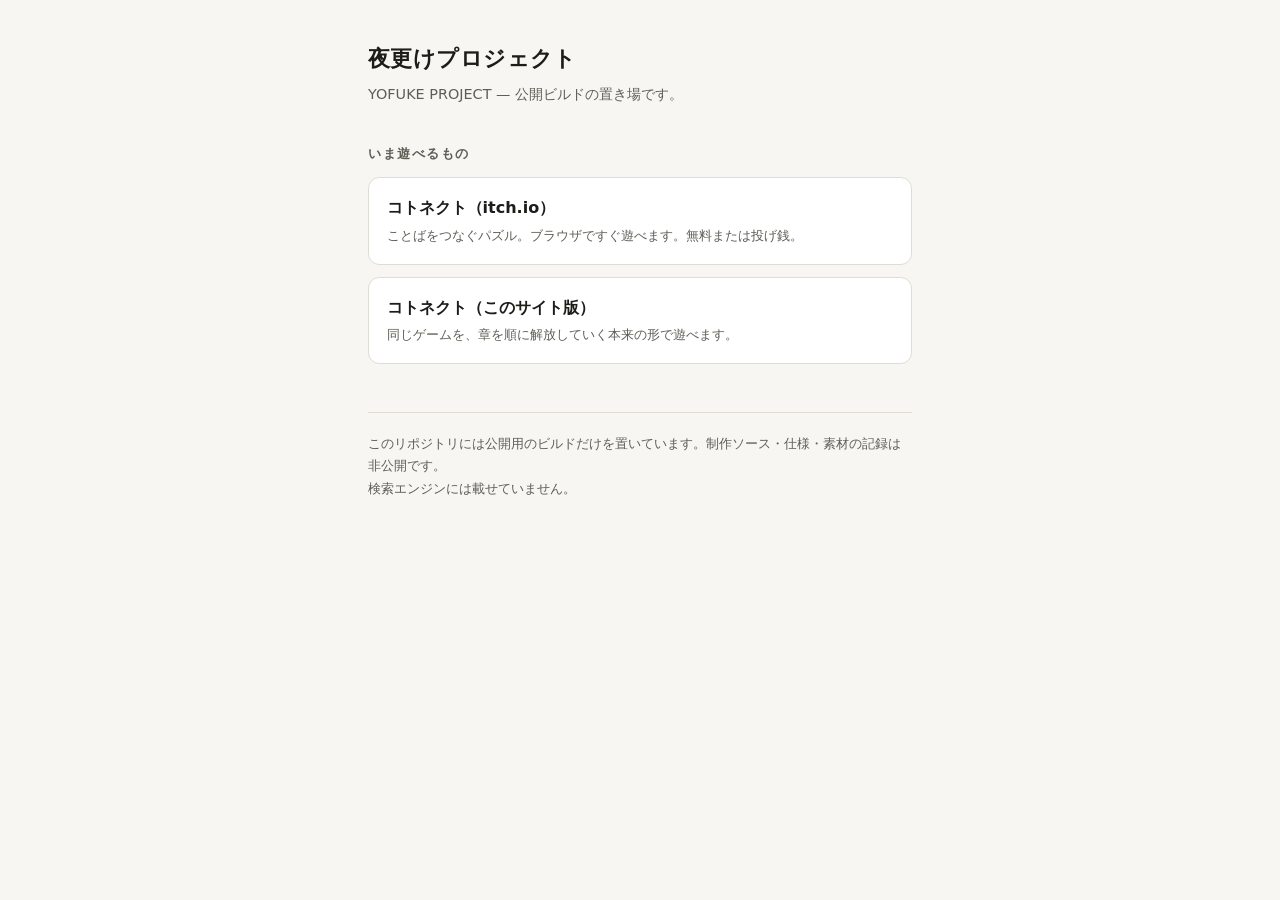
<file: index.html>
<!doctype html>
<html lang="ja">
  <head>
    <meta charset="UTF-8" />
    <meta name="viewport" content="width=device-width, initial-scale=1.0" />
    <meta name="theme-color" content="#171813" />
    <meta name="robots" content="noindex,nofollow" />
    <title>夜更けプロジェクト — 公開ビルド</title>
    <style>
      :root {
        color-scheme: light dark;
        --bg: #f7f6f2;
        --fg: #1c1d19;
        --muted: #5d5f57;
        --card: #ffffff;
        --line: #dedcd3;
        --accent: #6b5b95;
      }
      @media (prefers-color-scheme: dark) {
        :root {
          --bg: #171813;
          --fg: #ece9e0;
          --muted: #9c9b90;
          --card: #21221c;
          --line: #34352d;
          --accent: #b8a6e6;
        }
      }
      * { box-sizing: border-box; }
      body {
        margin: 0;
        padding: 2.5rem 1.25rem 4rem;
        background: var(--bg);
        color: var(--fg);
        font-family: system-ui, -apple-system, "Hiragino Sans", "Noto Sans JP", sans-serif;
        line-height: 1.75;
        -webkit-text-size-adjust: 100%;
      }
      main { max-width: 34rem; margin: 0 auto; }
      h1 { font-size: 1.35rem; margin: 0 0 .25rem; letter-spacing: .02em; }
      .lede { color: var(--muted); font-size: .9rem; margin: 0 0 2.25rem; }
      h2 { font-size: .8rem; letter-spacing: .12em; color: var(--muted); font-weight: 600; margin: 2.25rem 0 .75rem; }
      ul { list-style: none; padding: 0; margin: 0; display: grid; gap: .75rem; }
      a.card {
        display: block;
        padding: 1rem 1.1rem;
        background: var(--card);
        border: 1px solid var(--line);
        border-radius: .7rem;
        text-decoration: none;
        color: inherit;
      }
      a.card:hover, a.card:focus { border-color: var(--accent); }
      .name { font-weight: 600; }
      .note { display: block; color: var(--muted); font-size: .82rem; margin-top: .15rem; }
      footer { margin-top: 3rem; padding-top: 1.25rem; border-top: 1px solid var(--line); color: var(--muted); font-size: .8rem; }
    </style>
  </head>
  <body>
    <main>
      <h1>夜更けプロジェクト</h1>
      <p class="lede">YOFUKE PROJECT — 公開ビルドの置き場です。</p>

      <h2>いま遊べるもの</h2>
      <ul>
        <li>
          <a class="card" href="https://yofuke-project.itch.io/kotonect">
            <span class="name">コトネクト（itch.io）</span>
            <span class="note">ことばをつなぐパズル。ブラウザですぐ遊べます。無料または投げ銭。</span>
          </a>
        </li>
        <li>
          <a class="card" href="./preview-p5-kana/">
            <span class="name">コトネクト（このサイト版）</span>
            <span class="note">同じゲームを、章を順に解放していく本来の形で遊べます。</span>
          </a>
        </li>
      </ul>

      <footer>
        このリポジトリには公開用のビルドだけを置いています。制作ソース・仕様・素材の記録は非公開です。<br />
        検索エンジンには載せていません。
      </footer>
    </main>
  </body>
</html>
</file>
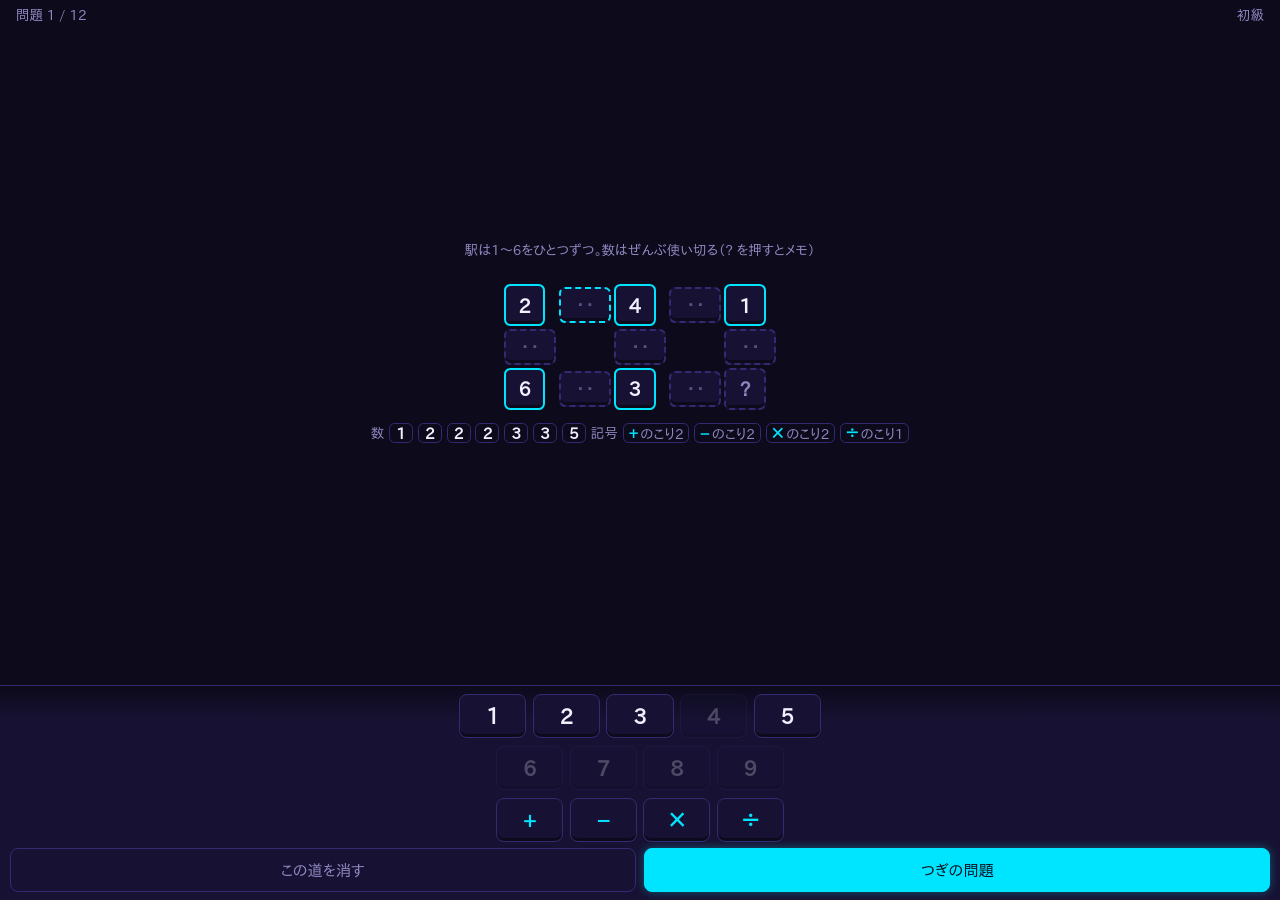
<file: kazunect-p1/index.html>
<!doctype html>
<html lang="ja">
<head>
<meta charset="utf-8">
<meta name="viewport" content="width=device-width, initial-scale=1, viewport-fit=cover">
<title>カズネクト 試作4（数の広場）</title>
<!--
  カズネクト 試作4 — 数の広場

  7度目の形。判定の履歴は README.md。要点だけ:
    1. 一本の式の穴埋め   → 総当たりが最適戦略
    2. 交差型             → 縦と横が独立していて道が繋がらない
    3〜6. 材料を使い切る道つなぎ → 6回作り直して「今一面白くない」（2026-08-14）

  試作3を測って分かった原因は**規模**だった。
  「簡単すぎる」を直すために記号も使い切りにしたが、記号は4つしか無いので
  盤面が4行で頭打ちになる。**難しくした仕組みが、盤面が育たない理由そのもの。**
  全10問を合わせても置く手は36個しか無かった。

  直し方は、希少さを盤面の大きさに比例させること。記号を各3回にすると12本まで伸びる。
  駅を3×3に並べて1〜9を1つずつ置くと、**駅が縦の道と横の道の両方に属する**。
  試作2が落ちた「縦と横が独立」を、共有する駅を増やすことで解く。

  確かめたいのは1点だけ。**盤面が3倍になって、消去法の連鎖が続くのが面白いか。**

  正解判定も計算もこの画面に無い。生成器が作った対応表を引くだけ（INC-2026-08-13-005）。
  見た目は `_nect-shared/nect.css`（コトネクトのアートディレクション）。
-->
<link rel="stylesheet" href="nect.css">
<style>
  /*
   * 広場。5列×5行の格子に、駅（偶数行・偶数列）と道（残り）を置く。
   *
   *   駅 道 駅 道 駅
   *   道    道    道
   *   駅 道 駅 道 駅
   *   道    道    道
   *   駅 道 駅 道 駅
   *
   * 1画面に収める（2026-08-13・ようすけさん実機報告への対応を継承）。
   * マスの大きさは画面の幅と高さの小さいほうに従わせ、はみ出す余地を盤面が吸収する。
   */
  .plaza {
    display: grid;
    grid-template-columns: repeat(var(--cols, 5), auto);
    gap: 0.2rem;
    justify-content: center;
    align-items: center;
    --cell: clamp(1.7rem, min(9.5vw, 5vh), 2.6rem);
  }
  .plaza .nect-tile {
    width: var(--cell); height: var(--cell);
    font-size: clamp(0.85rem, 4.4vw, 1.2rem);
    border-radius: 0.4rem;
  }
  /* まだ分かっていない駅。伏せてあるだけで、埋まる場所であることは見せる。 */
  .station--unknown { color: var(--dim); border-style: dashed; position: relative; }
  /* いまメモを書く対象に選んでいる駅。 */
  .station--picked { border-color: var(--accent); border-style: solid; animation: nect-breathe 1.6s ease-in-out infinite; }
  /*
   * 自分で書いた候補メモ（数独の鉛筆メモ）。**機械は何も計算しない。**
   * 目立つ色で小さく並べ、消したい数字だけ消せる（2026-08-16・ようすけさん要望）。
   */
  .station__notes {
    position: absolute; inset: 1px;
    display: grid; gap: 0;
    align-items: center; justify-items: center;
    font-size: clamp(0.4rem, 1.9vw, 0.55rem);
    line-height: 1;
    color: var(--accent);
    font-weight: 700;
    pointer-events: none;
  }
  .station__notes span { opacity: 0.95; }
  /* 最初から見せてある駅（数独でいうヒントのマス）。 */
  .station--hint { border-color: var(--accent); }

  /*
   * 道1本。`記号` と `数` を並べて持つ。**道ごと1つの操作対象**にする。
   * 記号と数を別々のマスにすると、12本×2＝24個の的を選ぶことになり、
   * 小さい画面で押し分けられない。
   */
  .edge {
    display: flex; align-items: center; justify-content: center;
    gap: 0.1rem;
    min-width: calc(var(--cell) * 1.25);
    height: calc(var(--cell) * 0.86);
    padding: 0 0.15rem;
    border: 2px dashed var(--box-border);
    border-radius: 0.4rem;
    background: var(--box-bg);
    color: var(--accent);
    font-size: clamp(0.72rem, 3.6vw, 1rem);
    font-weight: 800;
    cursor: pointer;
    box-shadow: var(--bevel);
    transition: border-color var(--speed) ease, box-shadow var(--speed) ease;
  }
  .edge.is-filled { border-style: solid; }
  .edge.is-selected { border-color: var(--accent); animation: nect-breathe 1.6s ease-in-out infinite; }
  .edge__op { color: var(--accent); }
  .edge__num { color: var(--fg); }
  .edge__slot { color: var(--dim); opacity: 0.55; }
  .plaza .gap { width: 1px; height: 1px; }

  /* 材料。使ったら消える。残りが見えることが消去法の材料になる。 */
  .pool { display: flex; flex-wrap: wrap; gap: 0.3rem; justify-content: center; align-items: center; }
  .pool-chip {
    min-width: 1.5rem; padding: 0.1rem 0.3rem; text-align: center;
    border: 1px solid var(--box-border); border-radius: 0.35rem;
    color: var(--fg); font-size: var(--fs-body); font-weight: 700;
  }
  .pool-chip.is-used { opacity: 0.25; text-decoration: line-through; }
  .pool-chip--op { color: var(--accent); display: inline-flex; align-items: baseline; gap: 0.15rem; }
  .pool-left { font-size: var(--fs-aux); font-weight: 600; color: var(--dim); }
  .pool-label { font-size: var(--fs-aux); color: var(--dim); }

  .nect-pad button:disabled { opacity: 0.25; cursor: default; }
</style>
</head>
<body>
<div class="nect-app">
  <header class="nect-header">
    <span id="progress"></span>
    <span id="band"></span>
  </header>

  <main class="nect-stage">
    <p class="nect-note" id="rule"></p>
    <div class="plaza" id="plaza"></div>
    <div class="pool" id="pool"></div>
    <div class="nect-msg" id="msg"></div>
  </main>

  <div class="nect-pad">
    <div class="nect-pad__row" id="row1"></div>
    <div class="nect-pad__row" id="row2"></div>
    <div class="nect-pad__row nect-pad__row--ops" id="row3"></div>
  </div>
  <div class="nect-actions">
    <button id="clear">この道を消す</button>
    <button id="next" class="is-primary">つぎの問題</button>
  </div>
</div>

<script src="plaza-puzzles.js"></script>
<script>
(function () {
  "use strict";
  const PUZZLES = window.KAZUNECT_PLAZA || [];
  const STEPS = window.KAZUNECT_STEPS || {};   // "元の数|記号|使う数" → 答え
  const OPS = ["+", "-", "×", "÷"];

  /*
   * 盤面の大きさは問題ごとに違う（初級2×3・中級2×4・上級3×3）。
   * **1手あたりの重さを人が数えられる大きさに固定したまま、長さで難易度を作る**
   * ため（2026-08-16。`tools/gen-plaza.mjs` 冒頭）。
   * 道の並びは生成器と同じ規則で作る。横をぜんぶ並べてから縦。
   */
  const edgesOf = (p) => {
    const E = [];
    for (let r = 0; r < p.rows; r++) for (let c = 0; c < p.cols - 1; c++) E.push([r * p.cols + c, r * p.cols + c + 1]);
    for (let c = 0; c < p.cols; c++) for (let r = 0; r < p.rows - 1; r++) E.push([r * p.cols + c, (r + 1) * p.cols + c]);
    return E;
  };
  const stationCount = (p) => p.rows * p.cols;
  const $ = (id) => document.getElementById(id);
  const glyph = (t) => (t === "-" ? "−" : t);

  let index = 0;
  let moves = [];       // 道の番号 → {op, operand} または null
  let selected = 0;     // いま入力対象の道
  let pendingOp = null;
  /*
   * 駅の候補メモ（駅の番号 → 数字のSet）。**プレイヤーが自分で書く。**
   * 機械が候補を計算して見せるのとは別物で、こちらは総当たりの助けにならない
   * （2026-08-16・ようすけさん要望。数独の鉛筆メモと同じ）。
   */
  let notes = [];
  let pickedStation = null;   // メモを書く対象に選んでいる駅。選んでいなければ null

  const puzzle = () => PUZZLES[index];

  /**
   * 各駅の数を求める。**置いた手から辿って決まる分だけ**を出す。
   *
   * 試作3で学んだこと: 「矛盾しない答えが1つに絞れたら全部見せる」ようにすると、
   * 数手置いた時点で盤面が残りを教えてしまう。数独は勝手にマスを埋めない。
   * 隣から辿って決まる分だけを出す。
   *
   * **計算はここでしない。** 生成器が渡した対応表を引くだけ（INC-2026-08-13-005）。
   */
  function stationValues() {
    const p = puzzle();
    const EDGES = edgesOf(p);
    const hi = stationCount(p);
    const known = new Array(hi).fill(null);
    for (const [i, v] of Object.entries(p.hints)) known[Number(i)] = v;

    for (let pass = 0; pass < EDGES.length; pass++) {
      let moved = false;
      EDGES.forEach(([a, b], e) => {
        const m = moves[e];
        if (!m) return;
        if (known[a] !== null && known[b] === null) {
          const to = STEPS[`${known[a]}|${m.op}|${m.operand}`];
          if (to !== undefined) { known[b] = to; moved = true; }
        }
        if (known[b] !== null && known[a] === null) {
          // 同じ手でその駅になる「元の数」を1〜(駅の数)から探す。複数あれば決まらない。
          const c = [];
          for (let x = 1; x <= hi; x++) {
            if (STEPS[`${x}|${m.op}|${m.operand}`] === known[b]) c.push(x);
          }
          if (c.length === 1) { known[a] = c[0]; moved = true; }
        }
      });
      if (!moved) break;
    }
    return known;
  }

  const remainingNums = () => {
    const rest = [...puzzle().pool];
    for (const m of moves) {
      if (!m) continue;
      const at = rest.indexOf(m.operand);
      if (at !== -1) rest.splice(at, 1);
    }
    return rest;
  };

  const remainingOps = () => {
    const left = Object.fromEntries(OPS.map((o) => [o, puzzle().quota[o] ?? 0]));
    for (const m of moves) if (m) left[m.op]--;
    return left;
  };

  function tile(cls, text) {
    const el = document.createElement("div");
    el.className = cls;
    el.textContent = text;
    return el;
  }

  function render() {
    const p = puzzle();
    $("progress").textContent = `問題 ${index + 1} / ${PUZZLES.length}`;
    $("band").textContent = p.band;
    $("rule").textContent = `駅は1〜${stationCount(p)}をひとつずつ。数はぜんぶ使い切る（? を押すとメモ）`;

    const plaza = $("plaza");
    plaza.innerHTML = "";
    const known = stationValues();
    /*
     * 決まった駅のメモは役目を終えるので消す。選んだままにもしない。
     * 残すと「もう答えが出ているマスに候補が並ぶ」ことになり、盤面が嘘をつく。
     */
    for (let i = 0; i < known.length; i++) {
      if (known[i] !== null && notes[i] && notes[i].size) notes[i] = new Set();
    }
    if (pickedStation !== null && known[pickedStation] !== null) pickedStation = null;
    const gRows = p.rows * 2 - 1, gCols = p.cols * 2 - 1;
    plaza.style.setProperty("--cols", String(gCols));

    // (駅の数×2-1) の格子へ、駅と道を置く。
    for (let gr = 0; gr < gRows; gr++) {
      for (let gc = 0; gc < gCols; gc++) {
        const r = gr / 2, c = gc / 2;
        let el;
        if (gr % 2 === 0 && gc % 2 === 0) {
          const s = r * p.cols + c;
          el = stationEl(s, known[s], p.hints[s] !== undefined);
        } else if (gr % 2 === 0) {
          el = edgeEl(r * (p.cols - 1) + (gc - 1) / 2);                        // 横の道
        } else if (gc % 2 === 0) {
          el = edgeEl(p.rows * (p.cols - 1) + c * (p.rows - 1) + (gr - 1) / 2); // 縦の道
        } else {
          el = tile("gap", "");
        }
        el.style.gridRow = gr + 1;
        el.style.gridColumn = gc + 1;
        plaza.appendChild(el);
      }
    }

    const pool = $("pool");
    pool.innerHTML = "";
    pool.appendChild(tile("pool-label", "数"));
    const rest = remainingNums();
    const restCopy = [...rest];
    for (const d of p.pool) {
      const at = restCopy.indexOf(d);
      const used = at === -1;
      if (!used) restCopy.splice(at, 1);
      pool.appendChild(tile("pool-chip" + (used ? " is-used" : ""), d));
    }
    pool.appendChild(tile("pool-label", "記号"));
    const opLeft = remainingOps();
    for (const o of OPS) {
      /*
       * 記号と残り回数は**別の字**にする。`+3` と1つに並べると「3を足す」に読める
       * （実機の見た目で確認）。記号を大きく、残りを小さく添える。
       */
      const chip = tile("pool-chip pool-chip--op" + (opLeft[o] === 0 ? " is-used" : ""), "");
      const g = document.createElement("span");
      g.textContent = glyph(o);
      const left = document.createElement("span");
      left.className = "pool-left";
      left.textContent = `のこり${opLeft[o]}`;
      chip.append(g, left);
      pool.appendChild(chip);
    }

    // 使える数・記号だけを押せるようにする。押してから弾かれるより、押せないほうが早い。
    const noteMode = pickedStation !== null;
    for (const b of document.querySelectorAll("#row1 button, #row2 button")) {
      const n = Number(b.dataset.value);
      /*
       * メモの時は「駅に入りうる数」＝1〜駅の数のうち、まだ盤面に出ていないもの。
       * ここまでは盤面を見れば人にも分かる範囲なので、機械が推理を肩代わりしたことにならない。
       */
      b.disabled = noteMode
        ? (n > stationCount(p) || known.includes(n))
        : !rest.includes(b.dataset.value);
    }
    for (const b of document.querySelectorAll("#row3 button")) {
      b.disabled = noteMode || opLeft[b.dataset.value] === 0;
    }
    $("next").textContent = index + 1 >= PUZZLES.length ? "さいしょへ" : "つぎの問題";
  }

  /**
   * 駅のマス。分かっていない駅は、押すとメモを書く対象になる。
   * 決まった駅にはメモを置かない（決まった時点で消える）。
   */
  function stationEl(s, v, isHint) {
    if (v !== null) {
      return tile("nect-tile nect-tile--fixed" + (isHint ? " station--hint" : ""), String(v));
    }
    const mark = notes[s] ?? new Set();
    const el = tile("nect-tile station--unknown" + (s === pickedStation ? " station--picked" : ""),
      mark.size ? "" : "?");
    if (mark.size) {
      const box = document.createElement("div");
      box.className = "station__notes";
      const cols = mark.size <= 4 ? 2 : 3;
      box.style.gridTemplateColumns = `repeat(${cols}, 1fr)`;
      for (const n of [...mark].sort((a, b) => a - b)) {
        const t = document.createElement("span");
        t.textContent = String(n);
        box.appendChild(t);
      }
      el.appendChild(box);
    }
    el.addEventListener("click", () => {
      pickedStation = pickedStation === s ? null : s;
      pendingOp = null;
      setMsg(pickedStation === null ? "" : "数字を押すとメモを書く／消す", false);
      render();
    });
    return el;
  }

  function edgeEl(e) {
    const m = moves[e];
    const el = document.createElement("div");
    el.className = "edge" + (m ? " is-filled" : "") + (e === selected ? " is-selected" : "");
    // 画面へ並べる順（格子を左上から走査）と道の番号は一致しない。番号を持たせておく。
    el.dataset.edge = String(e);
    const op = m ? glyph(m.op) : (e === selected && pendingOp ? glyph(pendingOp) : "");
    const num = m ? m.operand : "";
    const opEl = document.createElement("span");
    opEl.className = op ? "edge__op" : "edge__slot";
    opEl.textContent = op || "・";
    const numEl = document.createElement("span");
    numEl.className = num ? "edge__num" : "edge__slot";
    numEl.textContent = num || "・";
    el.append(opEl, numEl);
    el.addEventListener("click", () => { selected = e; pickedStation = null; pendingOp = null; render(); });
    return el;
  }

  function reject(text) {
    pendingOp = null;
    render();
    const plaza = $("plaza");
    plaza.classList.add("nect-rejected");
    setMsg(text, true);
    setTimeout(() => plaza.classList.remove("nect-rejected"), 300);
  }

  function setMsg(text, warn) {
    const el = $("msg");
    el.textContent = text;
    el.className = "nect-msg" + (warn ? " nect-msg--warn" : "");
  }

  function place(kind, value) {
    /*
     * 駅を選んでいる間は、数字がメモの書き込み／消しになる。
     * **正しいかどうかは判定しない。** 判定すると、押して確かめる総当たりが最適戦略に戻る
     * （`index.html` の place() 冒頭の方針と同じ理由）。
     */
    if (pickedStation !== null) {
      if (kind === "op") { setMsg("駅に書けるのは数字のメモだけ", true); return; }
      const set = notes[pickedStation] ?? new Set();
      const n = Number(value);
      if (set.has(n)) set.delete(n); else set.add(n);
      notes[pickedStation] = set;
      render();
      return;
    }
    if (kind === "op") { pendingOp = value; render(); return; }
    if (pendingOp === null) { setMsg("さきに記号をえらぶ", true); return; }

    /*
     * **その場で分かる範囲だけを弾く。**
     *
     * 「どの解にも合わないから」という理由で拒むのはやめる。それをやると、押して
     * 弾かれるのを繰り返すだけで正解に辿り着けてしまい、総当たりがまた最適戦略に
     * なる（試作1で潰したはずの問題が別の形で戻る）。
     *
     * 弾くのは、盤面を見れば人にも分かる2つだけ。
     *   1. その手では1〜9からはみ出す（割り切れないを含む）
     *   2. できる駅の数が、すでに別の駅で使われている（1〜9をひとつずつ）
     */
    const known = stationValues();
    const [a, b] = edgesOf(puzzle())[selected];
    if (known[a] !== null) {
      const to = STEPS[`${known[a]}|${pendingOp}|${value}`];
      if (to === undefined) { reject("その手では1〜9からはみ出す"); return; }
      if (known[b] === null && known.includes(to)) { reject(`${to}の駅はもうある`); return; }
      if (known[b] !== null && to !== known[b]) { reject("その手では先の駅に合わない"); return; }
    }

    moves[selected] = { op: pendingOp, operand: value };
    pendingOp = null;
    const nextEmpty = moves.findIndex((m) => m === null);
    if (nextEmpty !== -1) selected = nextEmpty;
    render();
    $("plaza").classList.add("nect-connected");
    setTimeout(() => $("plaza").classList.remove("nect-connected"), 500);

    if (moves.every(Boolean)) finish();
    else setMsg("繋がった", false);
  }

  /**
   * 全部置けたかを確かめる。**答えは一意**（解答器が強制される手だけで解けた問題しか
   * 出していない）ので、生成器が渡した解と突き合わせるだけ。ここでも計算はしない。
   */
  function finish() {
    const p = puzzle();
    const ok = p.edges.every((e, i) => moves[i].op === e.op && moves[i].operand === e.operand);
    setMsg(ok ? "ぜんぶ繋がった" : "どこかの道が合っていない", !ok);
  }

  const fill = (row, list, kind) => {
    for (const c of list) {
      const b = document.createElement("button");
      b.textContent = glyph(c);
      b.dataset.value = c;
      b.addEventListener("click", () => place(kind, c));
      row.appendChild(b);
    }
  };
  fill($("row1"), ["1", "2", "3", "4", "5"], "num");
  fill($("row2"), ["6", "7", "8", "9"], "num");
  fill($("row3"), OPS, "op");

  $("clear").addEventListener("click", () => {
    /*
     * 選んでいる道だけを消す。全部やり直させない（数独で1マス消すのと同じ感覚）。
     *
     * 試作3には「全部埋まっている時はまとめて消す」という例外があった。3〜4手の
     * 盤面ではそれでよかったが、**12本では置き違いが1本あるだけで全部消える**。
     * 直したい1本を選んで消せることのほうが大事なので、例外を外した。
     * まとめて消したい時は、まだ空いている道を選んでから押す。
     */
    // 駅を選んでいる時は、その駅のメモだけ消す。
    if (pickedStation !== null) {
      notes[pickedStation] = new Set();
      setMsg("", false);
      render();
      return;
    }
    if (!moves[selected]) moves = new Array(edgesOf(puzzle()).length).fill(null);
    else moves[selected] = null;
    const empty = moves.findIndex((m) => m === null);
    selected = empty === -1 ? 0 : empty;
    pendingOp = null;
    setMsg("", false);
    render();
  });

  function load(i) {
    index = i;
    moves = new Array(edgesOf(puzzle()).length).fill(null);
    notes = new Array(stationCount(puzzle())).fill(null).map(() => new Set());
    pickedStation = null;
    selected = 0;
    pendingOp = null;
    setMsg("", false);
    render();
  }
  $("next").addEventListener("click", () => load((index + 1) % PUZZLES.length));

  if (PUZZLES.length === 0) $("msg").textContent = "問題データが読み込めていません（plaza-puzzles.js）";
  else load(0);
})();
</script>
</body>
</html>
</file>
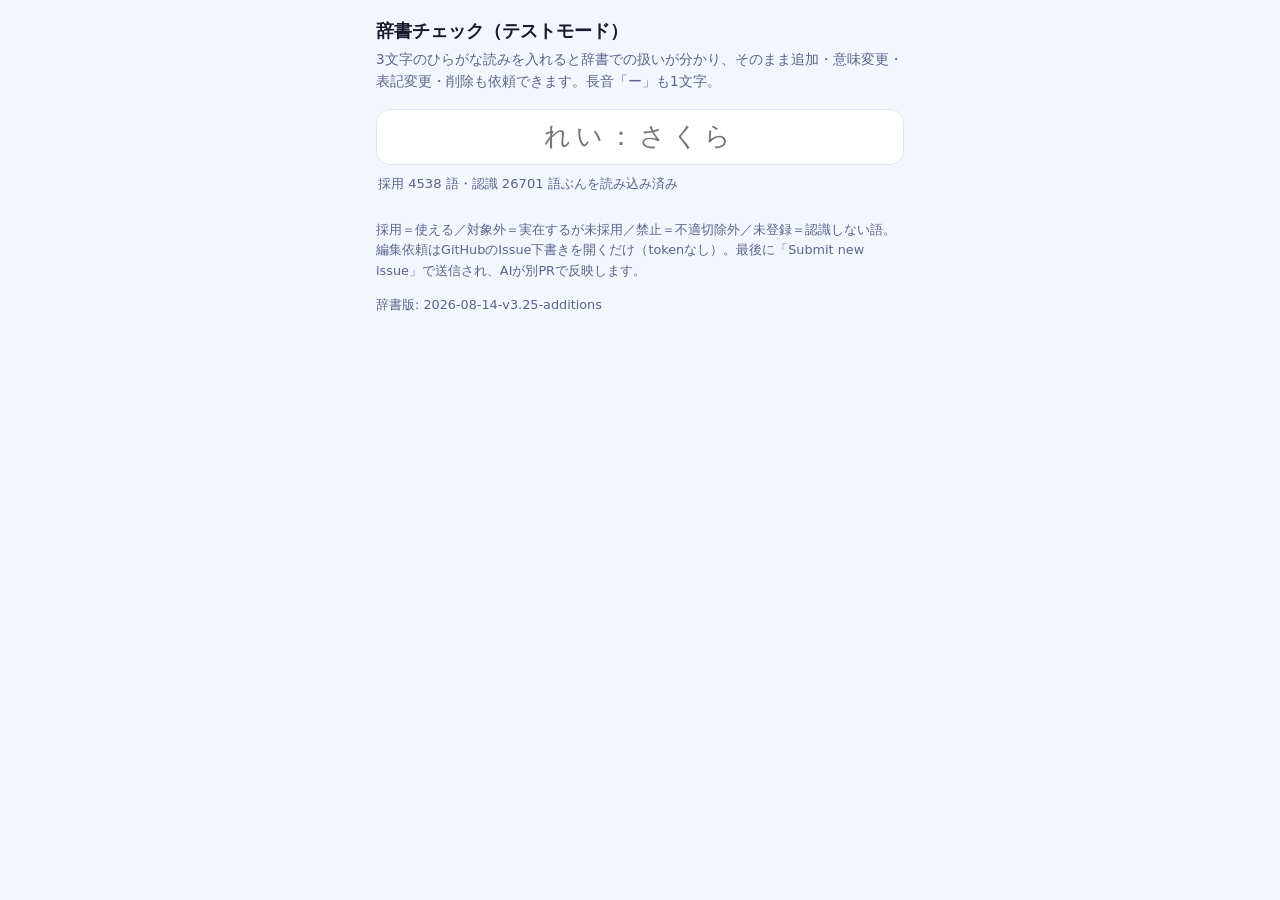
<file: preview-p5-kana-dictcheck/index.html>
<!DOCTYPE html>
<html lang="ja">
  <head>
    <meta charset="UTF-8" />
    <meta name="viewport" content="width=device-width, initial-scale=1.0, viewport-fit=cover" />
    <meta name="robots" content="noindex,nofollow" />
    <title>かなラダー 辞書チェック（テストモード）</title>
    <style>
      :root { --bg:#0f1220; --card:#1a1e33; --fg:#eef1ff; --muted:#9aa3c7; --line:#2b3152; --primary:#6f7bff; --primary-fg:#fff; --ok:#2da44e; --warn:#ffcf5c; --ng:#ff6b6b; }
      @media (prefers-color-scheme: light){ :root{ --bg:#f4f6ff; --card:#fff; --fg:#16182b; --muted:#5b638a; --line:#dfe3f5; --primary:#4a56e2; --primary-fg:#fff; --ok:#1a7f37; --warn:#b8860b; --ng:#c0392b; } }
      *{box-sizing:border-box} html,body{margin:0}
      body{background:var(--bg);color:var(--fg);font-family:-apple-system,"Hiragino Sans","Yu Gothic",system-ui,sans-serif;line-height:1.6;-webkit-text-size-adjust:100%}
      .app{max-width:560px;margin:0 auto;padding:calc(env(safe-area-inset-top) + 16px) 16px calc(env(safe-area-inset-bottom) + 24px)}
      h1{font-size:1.15rem;margin:0 0 4px}
      .sub{color:var(--muted);font-size:.85rem;margin:0 0 16px}
      .in{width:100%;min-height:56px;font-size:1.6rem;text-align:center;letter-spacing:.2em;border:1.5px solid var(--line);border-radius:14px;background:var(--card);color:var(--fg);padding:10px}
      .in:focus{outline:none;border-color:var(--primary)}
      .status{color:var(--muted);font-size:.82rem;margin:8px 2px 0}
      .card{background:var(--card);border:1px solid var(--line);border-radius:16px;padding:18px;margin-top:14px}
      .badge{display:inline-block;font-weight:700;font-size:.95rem;padding:4px 12px;border-radius:999px;margin-bottom:10px}
      .b-ok{background:rgba(45,164,78,.16);color:var(--ok);border:1px solid var(--ok)}
      .b-oos{background:rgba(255,207,92,.14);color:var(--warn);border:1px solid var(--warn)}
      .b-ng{background:rgba(255,107,107,.14);color:var(--ng);border:1px solid var(--ng)}
      .b-unk{background:var(--line);color:var(--muted);border:1px solid var(--line)}
      .row{display:flex;gap:8px;margin-top:6px}
      .k{color:var(--muted);flex:0 0 3.5em}
      .v{font-weight:600}
      .acts{display:flex;flex-wrap:wrap;gap:8px;margin-top:14px;border-top:1px solid var(--line);padding-top:14px}
      .btn{min-height:44px;padding:8px 14px;border-radius:10px;border:1.5px solid var(--line);background:transparent;color:var(--fg);font-size:.95rem;cursor:pointer}
      .btn.sel{border-color:var(--primary);background:rgba(111,123,255,.14)}
      .btn-danger{border-color:var(--ng);color:var(--ng)}
      .edit{margin-top:14px;display:none}
      .edit label{display:block;color:var(--muted);font-size:.82rem;margin:10px 0 4px}
      .edit input,.edit textarea{width:100%;border:1.5px solid var(--line);border-radius:10px;background:transparent;color:var(--fg);padding:10px;font:inherit}
      .send{width:100%;min-height:48px;margin-top:14px;border-radius:12px;border:1px solid var(--primary);background:var(--primary);color:var(--primary-fg);font-weight:700;font-size:1rem;cursor:pointer}
      .send.danger{background:var(--ng);border-color:var(--ng)}
      .rec{display:flex;flex-wrap:wrap;gap:6px;margin-top:12px}
      .chip{font-size:.85rem;border:1px solid var(--line);border-radius:999px;padding:4px 10px;background:transparent;color:var(--fg);cursor:pointer}
      .hint{color:var(--muted);font-size:.8rem;margin-top:14px}
    </style>
  </head>
  <body>
    <main class="app">
      <h1>辞書チェック（テストモード）</h1>
      <p class="sub">3文字のひらがな読みを入れると辞書での扱いが分かり、そのまま追加・意味変更・表記変更・削除も依頼できます。長音「ー」も1文字。</p>
      <input id="q" class="in" inputmode="kana" autocomplete="off" autocapitalize="off" placeholder="れい：さくら" />
      <div id="status" class="status"></div>
      <section id="result" class="card" hidden></section>
      <div class="rec" id="rec"></div>
      <p class="hint">採用＝使える／対象外＝実在するが未採用／禁止＝不適切除外／未登録＝認識しない語。編集依頼はGitHubのIssue下書きを開くだけ（tokenなし）。最後に「Submit new issue」で送信され、AIが別PRで反映します。</p>
      <p class="hint" id="ver"></p>
    </main>
    <script>
      const REPO = "yonyon804/yofuke-project";
      const $ = (id) => document.getElementById(id);
      const state = { defs:null, cls:null, surf:null, ready:false, cur:null };
      const norm = (s) => (s || "").trim();
      const esc = (s) => (s||"").replace(/[<>&]/g, c=>({"<":"&lt;",">":"&gt;","&":"&amp;"}[c]));

      async function load() {
        $("status").textContent = "辞書を読み込み中…";
        try {
          const [w, d, c] = await Promise.all([
            fetch("./words3.json",{cache:"no-store"}).then(r=>r.json()),
            fetch("./definitions3.json",{cache:"no-store"}).then(r=>r.json()),
            fetch("./classifications3.json",{cache:"no-store"}).then(r=>r.json()),
          ]);
          state.surf = new Map(w.map(x=>[x.r,x.s]));
          state.defs = d; state.cls = c; state.ready = true;
          $("status").textContent = `採用 ${w.length} 語・認識 ${Object.keys(c).length} 語ぶんを読み込み済み`;
          try { const m = await fetch("./vocabulary-manifest.json",{cache:"no-store"}).then(r=>r.json()); $("ver").textContent = "辞書版: " + (m.version||"-"); } catch(_){}
        } catch(e){ $("status").textContent = "辞書の読み込みに失敗: " + e.message; }
        renderRecent();
      }

      function classify(r){
        if (state.surf.has(r)) return {kind:"playable", cls:"playable", surface:state.surf.get(r), def:state.defs[r]||""};
        if (state.cls[r]==="prohibited") return {kind:"prohibited", cls:"prohibited"};
        if (state.cls[r]==="unlinkable") return {kind:"unlinkable", cls:"unlinkable"};
        if (state.cls[r]) return {kind:"oos", cls:state.cls[r]};
        return {kind:"unknown", cls:"unknown"};
      }

      function issueUrl(action, r, fields){
        const lines = [`<!-- dict-edit:v1 action=${action} reading=${r} -->`, "", "## 辞書編集リクエスト",
          `- アクション: ${({add:"追加(採用)",def:"意味変更",surface:"表記変更",remove:"削除"})[action]}`,
          `- 読み: ${r}`];
        if (fields.surface!=null) lines.push(`- 表記: ${fields.surface}`);
        if (fields.def!=null) lines.push(`- 意味: ${fields.def}`);
        lines.push("", "> 内容を確認して「Submit new issue」を押してください。AIが別PRで反映します。");
        const q = new URLSearchParams({ title:`[辞書編集/${action}] ${r}`, labels:`dict-edit,dict-edit:${action}`, body:lines.join("\n") });
        return `https://github.com/${REPO}/issues/new?${q.toString()}`;
      }

      function lookup(rRaw){
        const r = norm(rRaw); const res = $("result");
        if (!r){ res.hidden=true; return; }
        if (!state.ready) return;
        const c = classify(r); state.cur = {r, ...c};
        const badge = c.kind==="playable" ? ["b-ok","✅ 採用（ゲームで使える）"]
          : c.kind==="prohibited" ? ["b-ng","🚫 禁止（不適切として除外）"]
          : c.kind==="unlinkable" ? ["b-oos","🔗 未接続（入れたいが、つながる相手がいない）"]
          : c.kind==="oos" ? ["b-oos","⛔ 対象外（実在するが未採用）"]
          : ["b-unk","❓ 未登録（辞書が認識しない）"];
        let html = `<span class="badge ${badge[0]}">${badge[1]}</span>`;
        html += `<div class="row"><span class="k">読み</span><span class="v">${esc(r)}</span></div>`;
        if (c.surface) html += `<div class="row"><span class="k">表記</span><span class="v">${esc(c.surface)}</span></div>`;
        if (c.def) html += `<div class="row"><span class="k">意味</span><span class="v">${esc(c.def)}</span></div>`;
        if (c.kind==="unlinkable") html += `<div class="row"><span class="k">理由</span><span class="v">語としては採用してよいが、1文字だけ変えてつながる相手が辞書に無く、行き止まりになるため入れられない。中継ぎになる自然な語を一緒に採れば入れられる。</span></div>`;
        if (r.length!==3) html += `<div class="row"><span class="k"></span><span class="v" style="color:var(--warn)">※ このゲームは3文字。今は${r.length}文字</span></div>`;

        // アクション
        html += `<div class="acts" id="acts"></div><div class="edit" id="edit"></div>`;
        res.innerHTML = html; res.hidden=false;
        const acts = $("acts");
        if (c.kind==="playable"){
          acts.innerHTML = `<button class="btn" data-a="def">意味を変更</button>`+
            `<button class="btn" data-a="surface">表記を変更</button>`+
            `<button class="btn btn-danger" data-a="remove">削除する</button>`;
        } else {
          acts.innerHTML = `<button class="btn" data-a="add">この語を追加（採用）</button>`;
        }
        acts.querySelectorAll(".btn").forEach(b=>b.addEventListener("click",()=>chooseAction(b.dataset.a, b)));
        pushRecent(r);
      }

      function chooseAction(action, btn){
        document.querySelectorAll("#acts .btn").forEach(b=>b.classList.remove("sel")); btn.classList.add("sel");
        const c = state.cur; const edit = $("edit"); edit.style.display="block";
        if (action==="remove"){
          edit.innerHTML = `<p style="color:var(--ng)">「${esc(c.surface||c.r)}」（${esc(c.r)}）を辞書から外す依頼を送ります。</p>`+
            `<button class="send danger" id="send">GitHubへ削除を送信</button>`;
          $("send").onclick = ()=>open(issueUrl("remove", c.r, {}), "_blank", "noopener");
        } else if (action==="def"){
          edit.innerHTML = `<label>新しい意味（子ども向けに短く）</label><textarea id="f-def" rows="2">${esc(c.def||"")}</textarea>`+
            `<button class="send" id="send">GitHubへ意味変更を送信</button>`;
          $("send").onclick = ()=>{ const v=norm($("f-def").value); if(!v)return alert("意味を入れてください"); open(issueUrl("def", c.r, {def:v}), "_blank", "noopener"); };
        } else if (action==="surface"){
          edit.innerHTML = `<label>新しい表記</label><input id="f-s" value="${esc(c.surface||"")}" />`+
            `<label>意味（変えるなら。空欄なら現状維持）</label><textarea id="f-def" rows="2">${esc(c.def||"")}</textarea>`+
            `<button class="send" id="send">GitHubへ表記変更を送信</button>`;
          $("send").onclick = ()=>{ const s=norm($("f-s").value); if(!s)return alert("表記を入れてください"); open(issueUrl("surface", c.r, {surface:s, def:norm($("f-def").value)||null}), "_blank", "noopener"); };
        } else if (action==="add"){
          edit.innerHTML = (c.kind==="unlinkable" ? `<p style="color:var(--warn)">この語は1文字違いでつながる相手がいないため、このままでは入れられません。採用するなら中継ぎになる自然な語も一緒に採る必要があります（AIが探して提案します）。</p>` : "")+
            `<label>表記（漢字/カタカナなど）</label><input id="f-s" value="${esc(c.r)}" />`+
            `<label>意味（子ども向けに短く）</label><textarea id="f-def" rows="2" placeholder="この語の意味"></textarea>`+
            `<button class="send" id="send">GitHubへ追加を送信</button>`;
          $("send").onclick = ()=>{ const s=norm($("f-s").value), d=norm($("f-def").value); if(!s||!d)return alert("表記と意味を入れてください"); open(issueUrl("add", c.r, {surface:s, def:d}), "_blank", "noopener"); };
        }
      }

      const RKEY="dictcheck-recent";
      function pushRecent(r){ try{ let a=JSON.parse(localStorage.getItem(RKEY)||"[]"); a=[r,...a.filter(x=>x!==r)].slice(0,12); localStorage.setItem(RKEY,JSON.stringify(a)); renderRecent(); }catch(_){} }
      function renderRecent(){ let a=[]; try{a=JSON.parse(localStorage.getItem(RKEY)||"[]")}catch(_){}; $("rec").innerHTML=a.map(r=>`<button class="chip" data-r="${esc(r)}">${esc(r)}</button>`).join(""); }
      $("rec").addEventListener("click",(e)=>{ const b=e.target.closest(".chip"); if(!b)return; $("q").value=b.dataset.r; lookup(b.dataset.r); });

      let t; $("q").addEventListener("input",(e)=>{ clearTimeout(t); t=setTimeout(()=>lookup(e.target.value),120); });
      load();
    </script>
  </body>
</html>
</file>
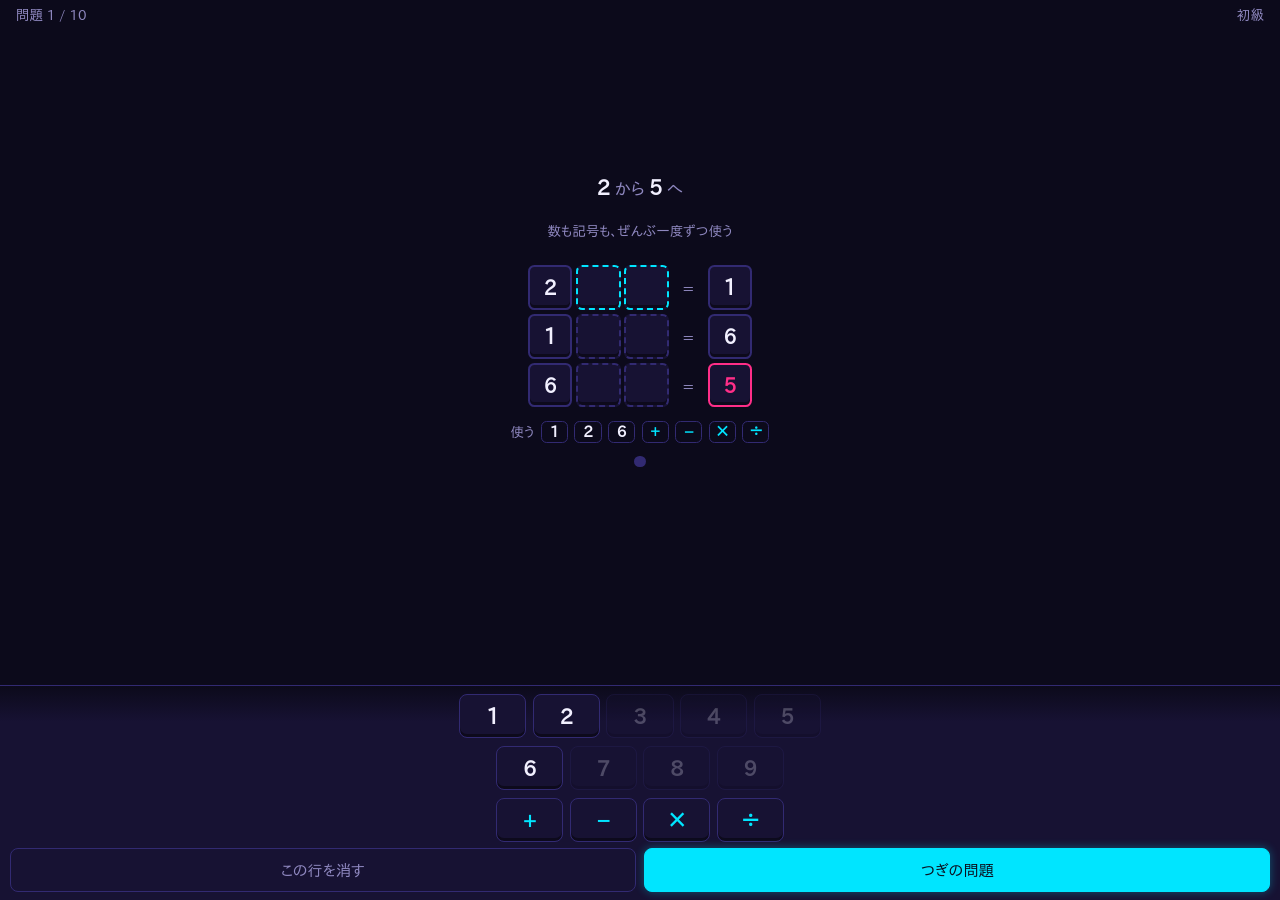
<file: kazunect-p1/hand.html>
<!doctype html>
<html lang="ja">
<head>
<meta charset="utf-8">
<meta name="viewport" content="width=device-width, initial-scale=1, viewport-fit=cover">
<title>カズネクト 試作3（道つなぎ・判定済み）</title>
<!--
  カズネクト 試作3 — 材料を使い切る道つなぎ

  4度目の形。判定の履歴は README.md。要点だけ:
    1. 一本の式の穴埋め → 総当たりが最適戦略（「順番に押すのは作業」）
    2. 交差型 → 縦と横が独立していて道が繋がらない
    3. ゴールへ着くだけの道つなぎ → 3手で中央159通り。手なりで着く
  共通原因は「14種類をいつでも自由に選べる」こと。資源が無限だと計画が要らない。

  渡された数を一度ずつ全部使う規則を入れると、道が1〜3通りへ落ちる。
  「7を最後に使うと9を超える、だから先に使う」という逆算が要る。

  確かめたいのは1点だけ。**間を埋めて先の道が繋がるのが面白いか。**

  正解判定はこの画面に無い。生成器が作った対応表を引くだけ（INC-2026-08-13-005）。
  見た目は `_nect-shared/nect.css`（コトネクトのアートディレクション）。
-->
<link rel="stylesheet" href="nect.css">
<style>
  /*
   * 道。**1手ぶんを1行の式として出す。**
   *
   * 最初は `3 □□ ? □□ ?` と、演算子と数だけを並べていた。ようすけさん判定
   * 「＝を使わないと最初よく分からん」。式に見えないと、何をする画面なのかが伝わらない。
   * 行ごとに `前の答え 記号 数 = 答え` と読める形にする。
   *
   * 前の行の答えが次の行の頭になる。**間を埋めると次の行の頭が決まる**ことが、
   * 縦に並べると一目で分かる（企画正本の「繋ぐ」）。
   */
  .road { display: flex; flex-direction: column; gap: 0.25rem; align-items: center;
    --cell: clamp(1.8rem, min(11vw, 5.2vh), 2.8rem); }
  .row { display: flex; gap: 0.22rem; align-items: center; }
  .road .nect-tile {
    width: var(--cell); height: var(--cell);
    font-size: clamp(0.85rem, 4.6vw, 1.25rem);
    border-radius: 0.4rem;
  }
  /* 等号は操作対象ではないので、枠を持たせず記号だけを置く。 */
  .eq { width: calc(var(--cell) * 0.7); text-align: center; color: var(--dim);
    font-size: clamp(0.8rem, 4vw, 1.1rem); }
  .station--goal { border-color: var(--hot); color: var(--hot); }
  .station--unknown { color: var(--dim); border-style: dashed; }
  .row.is-current .nect-tile--blank { border-color: var(--accent); }
  /* まだ手が決まっていない行は、これから来る道として控えめに見せる。 */
  .row.is-future { opacity: 0.45; }

  .goal-line { font-size: var(--fs-strong); color: var(--dim); text-align: center; }
  .goal-line b { color: var(--fg); font-size: var(--fs-lead); }

  /* 使う数。使ったら消える。残りが見えることが逆算の材料になる。 */
  .hand { display: flex; gap: 0.4rem; align-items: center; font-size: var(--fs-aux); color: var(--dim); }
  .hand-chip {
    min-width: 1.7rem; padding: 0.15rem 0.35rem; text-align: center;
    border: 1px solid var(--box-border); border-radius: 0.35rem;
    color: var(--fg); font-size: var(--fs-body); font-weight: 700;
  }
  .hand-chip.is-used { opacity: 0.28; text-decoration: line-through; }
  .hand-chip--op { color: var(--accent); }
  .hand { flex-wrap: wrap; justify-content: center; }

  .nect-pad button:disabled { opacity: 0.25; cursor: default; }
  .found-list { display: flex; flex-wrap: wrap; gap: 0.2rem 0.8rem; justify-content: center;
    font-size: var(--fs-aux); color: var(--dim); min-height: 1.1em; }
</style>
</head>
<body>
<div class="nect-app">
  <header class="nect-header">
    <span id="progress"></span>
    <span id="band"></span>
  </header>

  <main class="nect-stage">
    <div class="goal-line" id="goalLine"></div>
    <p class="nect-note">数も記号も、ぜんぶ一度ずつ使う</p>
    <div class="road" id="road"></div>
    <div class="hand" id="hand"></div>
    <div class="nect-pips" id="pips"></div>
    <div class="nect-msg" id="msg"></div>
    <div class="found-list" id="foundList"></div>
  </main>

  <div class="nect-pad">
    <div class="nect-pad__row" id="row1"></div>
    <div class="nect-pad__row" id="row2"></div>
    <div class="nect-pad__row nect-pad__row--ops" id="row3"></div>
  </div>
  <div class="nect-actions">
    <button id="clear">この行を消す</button>
    <button id="next" class="is-primary">つぎの問題</button>
  </div>
</div>

<script src="hand-puzzles.js"></script>
<script>
(function () {
  "use strict";
  const PUZZLES = window.KAZUNECT_PUZZLES || [];
  const STEPS = window.KAZUNECT_STEPS || {};   // "元の数|記号|使う数" → 答え
  const $ = (id) => document.getElementById(id);
  const glyph = (t) => (t === "-" ? "−" : t);

  let index = 0;
  /*
   * 行ごとの手。**どの行から埋めてもよい。**
   *
   * 最初は先頭から順にしか置けなかった。ようすけさん判定「数独のように、ここの
   * マスにはこれしかあり得ないからまずここを埋める、という解き方ができればいいが、
   * 頭の中だけで何手も暗算を繰り返すのは普通の子供にはキツい」。
   *
   * 順番を強制すると、1手置くために先まで暗算で読む必要が出る。**どこからでも
   * 置けるようにすると、決まる場所から埋められ、途中の数は盤面が覚えてくれる。**
   */
  let moves = [];      // 行番号 → {op, operand} または null
  let selected = 0;    // いま入力対象の行
  let pendingOp = null;
  let found = [];

  const puzzle = () => PUZZLES[index];

  /**
   * いま置かれている手と矛盾しない道を絞る。
   *
   * **計算はここでしない。** 生成器が出した道のうち、置かれた手と全部一致するものを
   * 残すだけ。同じ計算規則を画面へ書くと片方だけ直されてズレる（INC-2026-08-13-005）。
   */
  function consistentRoutes(trial) {
    const p = puzzle();
    const state = trial ?? moves;
    return p.routes.filter((route) =>
      state.every((m, n) => !m || (route[n].op === m.op && route[n].operand === m.operand)));
  }

  /**
   * 各駅の数を求める。**局所的に決まる分だけ**を出す。
   *
   * 最初は「矛盾しない道が1本に絞れたら全部見せる」実装にしていたが、それだと
   * 2行埋めた時点で途中の駅が全部現れ、**盤面が答えを教えてしまう**。
   * 数独は勝手にマスを埋めない。隣から辿って決まる分だけを出す。
   *
   *   前向き: スタートが分かっていて、その行が埋まっていれば、次の駅が決まる
   *   後ろ向き: ゴールが分かっていて、その行が埋まっていれば、手前の駅が決まる
   *
   * 両端から埋めれば真ん中で出会う。これが「ここしかあり得ない場所から埋める」遊び。
   */
  function stationValues() {
    const p = puzzle();
    const n = p.hand.length;
    const known = new Array(n + 1).fill(null);
    known[0] = Number(p.start);
    known[n] = Number(p.goal);
    /*
     * 最初から見せる駅（数独でいうヒントのマス）。
     *
     * 鎖の手がかりは両端しか無いので、これが無いと「どの行も決まらない」状態が生まれ、
     * 当てずっぽうで置くしかなくなる。生成器は**この駅を見せた状態で論理だけで解ける**
     * ことを確かめた問題だけを出している（ようすけさん指摘「そういうロジックで
     * 解いていけるように問題を作る必要もある」）。
     */
    for (const [i, v] of Object.entries(p.given ?? {})) known[Number(i)] = v;

    // 決まるものが無くなるまで、前向き・後ろ向きの両方を繰り返す。
    for (let pass = 0; pass < n + 1; pass++) {
      for (let i = 0; i < n; i++) {
        const m = moves[i];
        if (!m) continue;
        if (known[i] !== null && known[i + 1] === null) {
          const to = STEPS[`${known[i]}|${m.op}|${m.operand}`];
          if (to !== undefined) known[i + 1] = to;
        }
        if (known[i + 1] !== null && known[i] === null) {
          // 同じ手で目的の数になる「元の数」を1〜9から探す。複数あれば決まらない。
          const cands = [];
          for (let x = 1; x <= 9; x++) {
            if (STEPS[`${x}|${m.op}|${m.operand}`] === known[i + 1]) cands.push(x);
          }
          if (cands.length === 1) known[i] = cands[0];
        }
      }
    }
    return known;
  }

  function load(i) {
    index = i;
    moves = new Array(PUZZLES[i].hand.length).fill(null);
    selected = 0;
    pendingOp = null;
    found = [];
    setMsg("", false);
    render();
  }

  function setMsg(text, warn) {
    const el = $("msg");
    el.textContent = text;
    el.className = "nect-msg" + (warn ? " nect-msg--warn" : "");
  }

  const remainingHand = () => {
    const p = puzzle();
    const used = moves.filter(Boolean).map((m) => m.operand);
    const rest = [...p.hand];
    for (const u of used) {
      const at = rest.indexOf(u);
      if (at !== -1) rest.splice(at, 1);
    }
    return rest;
  };

  /**
   * まだ使っていない記号。**記号も使い切り。**
   *
   * 数だけを希少にすると、上級（同時に3個の候補を抱える）が実測2件しか作れなかった。
   * 記号も希少にすると170件になり、消去法が「どの数を」と「どの記号を」の
   * 二次元になる（数独の行と列と同じ構造）。
   */
  const remainingOps = () => {
    const used = moves.filter(Boolean).map((m) => m.op);
    const rest = ["+", "-", "×", "÷"];
    for (const u of used) {
      const at = rest.indexOf(u);
      if (at !== -1) rest.splice(at, 1);
    }
    return rest;
  };

  function tile(cls, text) {
    const el = document.createElement("div");
    el.className = cls;
    el.textContent = text;
    return el;
  }

  function render() {
    const p = puzzle();
    $("progress").textContent = `問題 ${index + 1} / ${PUZZLES.length}`;
    $("band").textContent = p.band;
    $("goalLine").innerHTML = `<b>${p.start}</b> から <b>${p.goal}</b> へ`;

    const road = $("road");
    road.innerHTML = "";
    const known = stationValues();

    for (let n = 0; n < p.hand.length; n++) {
      const m = moves[n];
      const last = n === p.hand.length - 1;
      const from = known[n];
      const to = known[n + 1];

      const row = document.createElement("div");
      row.className = "row" + (n === selected ? " is-current" : "");
      // 行をタップして、そこから埋められる。決まる場所から手をつけられるようにする。
      row.addEventListener("click", () => { selected = n; pendingOp = null; render(); });

      const fromText = from === null ? "?" : String(from);
      row.appendChild(tile(
        "nect-tile " + (fromText === "?" ? "station--unknown" : "nect-tile--fixed"), fromText));

      const opText = m ? glyph(m.op) : (n === selected && pendingOp ? glyph(pendingOp) : "");
      const numText = m ? m.operand : "";
      row.appendChild(tile("nect-tile nect-tile--blank" + (opText ? " is-filled" : ""), opText));
      row.appendChild(tile("nect-tile nect-tile--blank" + (numText ? " is-filled" : ""), numText));
      row.appendChild(tile("eq", "="));

      const toText = to === null ? "?" : String(to);
      row.appendChild(tile(
        "nect-tile " + (toText === "?" ? "station--unknown" : "nect-tile--fixed")
        + (last ? " station--goal" : ""), toText));
      road.appendChild(row);
    }

    const hand = $("hand");
    hand.innerHTML = "<span>使う</span>";
    const rest = remainingHand();
    const restCopy = [...rest];
    for (const d of p.hand) {
      const at = restCopy.indexOf(d);
      const used = at === -1;
      if (!used) restCopy.splice(at, 1);
      hand.appendChild(tile("hand-chip" + (used ? " is-used" : ""), d));
    }
    // 記号も使い切り。残りが見えることが消去法の材料になる。
    const restOps = remainingOps();
    for (const o of ["+", "-", "×", "÷"]) {
      hand.appendChild(tile("hand-chip hand-chip--op" + (restOps.includes(o) ? "" : " is-used"), glyph(o)));
    }

    const pips = $("pips");
    pips.innerHTML = "";
    for (let k = 0; k < p.routes.length; k++) {
      pips.appendChild(tile("nect-pip" + (found.includes(k) ? " is-on" : ""), ""));
    }

    $("foundList").innerHTML = found.map((k) => {
      const r = p.routes[k];
      return `<span>${p.start} ${r.map((s) => glyph(s.op) + s.operand).join(" ")}</span>`;
    }).join("");

    // 使える数・記号だけを押せるようにする。押してから弾かれるより、押せないほうが早い。
    for (const b of document.querySelectorAll("#row1 button, #row2 button")) {
      b.disabled = !rest.includes(b.dataset.value);
    }
    for (const b of document.querySelectorAll("#row3 button")) {
      b.disabled = !restOps.includes(b.dataset.value);
    }
    $("next").textContent = index + 1 >= PUZZLES.length ? "さいしょへ" : "つぎの問題";
  }

  function place(kind, value) {
    const p = puzzle();

    if (kind === "op") { pendingOp = value; render(); return; }
    if (pendingOp === null) { setMsg("さきに記号をえらぶ", true); return; }

    /*
     * **その場で分かる範囲だけを弾く。** 元の数が分かっている行で、その手が
     * 成り立たない（9を超える・0以下になる・割り切れない）場合だけ拒む。
     *
     * 「どの道にも合わないから」という理由で拒むのはやめた。それをやると、
     * 押して弾かれるのを繰り返すだけで正解に辿り着けてしまい、総当たりが
     * また最適戦略になる（試作1で潰したはずの問題が別の形で戻る）。
     * 数独と同じで、局所的に置ける手は置けてよく、間違いは後で分かる。
     */
    const known = stationValues();
    if (known[selected] !== null
        && STEPS[`${known[selected]}|${pendingOp}|${value}`] === undefined) {
      pendingOp = null;
      render();
      const road = $("road");
      road.classList.add("nect-rejected");
      setMsg("その手では1〜9からはみ出す", true);
      setTimeout(() => road.classList.remove("nect-rejected"), 300);
      return;
    }

    const trial = moves.slice();
    trial[selected] = { op: pendingOp, operand: value };
    moves = trial;
    pendingOp = null;
    // 次に空いている行へ送る。無ければその場に留まる。
    const nextEmpty = moves.findIndex((m) => m === null);
    if (nextEmpty !== -1) selected = nextEmpty;
    render();
    $("road").classList.add("nect-connected");
    setTimeout(() => $("road").classList.remove("nect-connected"), 500);

    if (moves.every(Boolean)) finish();
    else setMsg("繋がった", false);
  }

  function finish() {
    const p = puzzle();
    const key = moves.map((m) => `${m.op}${m.operand}`).join(" ");
    const hit = p.accepted[key];
    if (hit === undefined) { setMsg("この道ではゴールに届かない", true); return; }
    if (found.includes(hit)) { setMsg("それはもう見つけた道", true); return; }

    found.push(hit);
    render();
    const left = p.routes.length - found.length;
    setMsg(left === 0 ? "ぜんぶ繋がった" : `ゴール　のこり ${left} 通り`, false);
    if (left > 0) setTimeout(() => {
      moves = new Array(p.hand.length).fill(null);
      selected = 0; pendingOp = null; render();
    }, 900);
  }

  const fill = (row, list, kind) => {
    for (const c of list) {
      const b = document.createElement("button");
      b.textContent = glyph(c);
      b.dataset.value = c;
      b.addEventListener("click", () => place(kind, c));
      row.appendChild(b);
    }
  };
  fill($("row1"), ["1", "2", "3", "4", "5"], "num");
  fill($("row2"), ["6", "7", "8", "9"], "num");
  fill($("row3"), ["+", "-", "×", "÷"], "op");

  $("clear").addEventListener("click", () => {
    /*
     * 選んでいる行だけを消す。全部やり直させない（数独で1マス消すのと同じ感覚）。
     * ただし全部埋まっている時と、選んだ行がもともと空の時は、まとめて消す。
     */
    if (moves.every(Boolean) || !moves[selected]) moves = new Array(puzzle().hand.length).fill(null);
    else moves[selected] = null;
    selected = moves.findIndex((m) => m === null);
    if (selected === -1) selected = 0;
    pendingOp = null;
    setMsg("", false);
    render();
  });
  $("next").addEventListener("click", () => load((index + 1) % PUZZLES.length));

  if (PUZZLES.length === 0) $("msg").textContent = "問題データが読み込めていません（hand-puzzles.js）";
  else load(0);
})();
</script>
</body>
</html>
</file>
<file: kazunect-p1/nect.css>
/*
 * ネクトシリーズ共通の見た目（2026-08-13新設）
 *
 * ## これは何か
 *
 * コトネクトのアートディレクション「C：アミューズメント系」（ようすけさん選定・2026-07-25）
 * を、次作以降が**作り直さずに使える形**へ切り出したもの。暗い紫紺にネオンが光る、
 * ゲームセンター的な高揚感。色・発光・面取り・文字寸法はすべてここのトークンで決める。
 *
 * ようすけさん指示（2026-08-13）:
 * 「コトネクトで培った土台を存分に活用しながらさらにブラッシュアップしていき、
 *   3作目は更に楽に作れるようにね」
 *
 * ## 何を共有し、何を共有しないか
 *
 * **共有する:** 色、発光、面取り、書体、文字寸法、タップ寸法、マス、選択肢パッド、接続演出。
 *   どの作品でも同じであるべきで、作品ごとに作り直す理由が無いもの。
 *
 * **共有しない:** 盤面の並べ方、遊びの規則、判定、問題データ。作品ごとに違う。
 *   ここへ入れると「共通のつもりで作品固有」が混ざり、次作が外せなくなる。
 *
 * ## いまの状態（正直に書く）
 *
 * **コトネクト本体はまだこのファイルを読んでいない。** 出荷済みのゲームのCSSを
 * 差し替えるのは別の作業で、いま触ると販売中の成果物に手を入れることになる。
 * したがって現状は**コトネクトのトークンを写したもの**であり、コピーである。
 *
 * コピーは必ず古くなる（`INCIDENTS.md` INC-2026-08-13-005 がまさにそれ）。
 * そのため `tools/check-tokens.mjs` がコトネクト側のトークンと突き合わせて、
 * ズレたら落ちるようにしてある。コトネクトを次に触る時に、あちらをこちらへ寄せる。
 */

:root {
  color-scheme: dark;

  /* 色 */
  --bg: #0c0a1b;
  --fg: #f2f0ff;
  --dim: #8f88c0;
  --accent: #00e5ff;   /* ネオンシアン＝主役 */
  --hot: #ff2e88;      /* ネオンマゼンタ＝強調・記録更新 */
  --box-bg: #171233;
  --box-border: #322a72;
  --danger: #ff5470;
  --ok: var(--accent);

  /* 発光と面取り（アミューズメント感の核） */
  --glow: 0 0 14px rgba(0, 229, 255, 0.55);
  --glow-soft: 0 0 10px rgba(0, 229, 255, 0.32);
  --glow-hot: 0 0 14px rgba(255, 46, 136, 0.55);
  --bevel: inset 0 -3px 0 rgba(0, 0, 0, 0.45);
  --speed: 140ms;

  /*
   * 文字スケールとタップ寸法。
   *
   * **下限を絶対値で決め、すべての font-size がこれを参照する。**
   * 個々の指定が独自に clamp(…vh…) を持つと、画面が低いほど縮む性質を持ちながら
   * 下限だけがばらばらになり、低い画面で10〜13pxまで縮む箇所が繰り返し現れる。
   * コトネクトで実際に起き、見つかるたびにその箇所だけ直していた。
   * 生の vh を font-size へ直接書かない。
   */
  --fs-min-aux: 13px;   /* 補助・注釈・装飾ラベルの下限 */
  --fs-min-body: 14px;  /* 読ませる文・操作ラベルの下限 */
  --tap-min: 44px;      /* 主要操作の最小タップ寸法 */

  --fs-aux: clamp(var(--fs-min-aux), 2vh, 0.85rem);
  --fs-body: clamp(var(--fs-min-body), 2.2vh, 0.95rem);
  --fs-strong: clamp(var(--fs-min-body), 2.4vh, 1.05rem);
  --fs-lead: clamp(1rem, 3vh, 1.3rem);
  --fs-head: clamp(1.2rem, 4vh, 1.7rem);
  --fs-hero: clamp(1.6rem, 7vh, 2.8rem);
}

* { box-sizing: border-box; }

/*
 * 日本語字形を必ず出すための書体指定。
 *
 * 日本語書体を各OSぶん名指しし、汎用フォールバックへ落ちる前に必ず日本語書体へ当てる。
 * 曖昧な system-ui を日本語書体より前に置かない。コトネクトでは、これを怠っていた時に
 * Chromiumが**中国語書体 WenQuanYi Zen Hei** を選び、画面全体が中国語字形で描かれていた
 * （ようすけさん指摘「変な漢字になっている」）。`<html lang="ja">` は中国語専用書体に効かない。
 */
body {
  margin: 0;
  padding: 0;
  background: var(--bg);
  color: var(--fg);
  font-family: "Hiragino Sans", "Hiragino Kaku Gothic ProN", "Noto Sans JP", "Noto Sans CJK JP",
    "Yu Gothic Medium", "Yu Gothic", YuGothic, Meiryo, "IPAexGothic", "IPAPGothic",
    "IPAGothic", "TakaoPGothic", sans-serif;
  width: 100%;
}

/*
 * フォーム部品は既定で書体を継承しない（UAスタイルが独自の font を当てる）。
 * ゲームの文字はほとんどがボタン上にあるため、抜けると画面全体に影響する。
 */
button, input, select, textarea, optgroup { font-family: inherit; }

code, kbd, samp, pre {
  font-family: ui-monospace, SFMono-Regular, Menlo, Consolas, "Noto Sans Mono CJK JP",
    "Noto Sans JP", "IPAGothic", monospace;
}

/* ------------------------------------------------------------------ *
 * マス — コトネクトの `.kana-box` に相当。文字や数字を1つ収める枠。
 * ------------------------------------------------------------------ */

.nect-tile {
  display: flex;
  align-items: center;
  justify-content: center;
  font-size: var(--fs-hero);
  font-weight: 800;
  background: var(--box-bg);
  border: 2px solid var(--box-border);
  border-radius: 0.6rem;
  color: var(--fg);
  box-shadow: var(--bevel);
  transition: transform var(--speed) ease, box-shadow var(--speed) ease,
    border-color var(--speed) ease, color var(--speed) ease;
}

/* 空欄。埋める場所であることを枠線で示す。 */
.nect-tile--blank {
  border-style: dashed;
  border-color: var(--box-border);
  color: var(--accent);
  cursor: pointer;
}
.nect-tile--blank.is-filled { border-style: solid; }

/* いま入力対象になっている空欄。呼吸で「ここ」を示す。 */
.nect-tile--blank.is-selected {
  border-color: var(--accent);
  animation: nect-breathe 1.6s ease-in-out infinite;
}

/* 盤面に最初から置かれているマス。操作対象ではない。 */
.nect-tile--fixed { cursor: default; }
.nect-tile--op { color: var(--dim); }

@keyframes nect-breathe {
  0%, 100% { box-shadow: var(--glow-soft), var(--bevel); }
  50%      { box-shadow: var(--glow), var(--bevel); }
}

/*
 * 繋がった瞬間。ネクトシリーズの核（企画正本「繋ぐ」）を、操作の手応えとして返す。
 * 左から順に光らせて、関係が通ったことを見せる。
 */
.nect-connected .nect-tile { animation: nect-hit 420ms ease-out; }
.nect-connected .nect-tile:nth-child(2) { animation-delay: 60ms; }
.nect-connected .nect-tile:nth-child(3) { animation-delay: 120ms; }
.nect-connected .nect-tile:nth-child(4) { animation-delay: 180ms; }
.nect-connected .nect-tile:nth-child(5) { animation-delay: 240ms; }

@keyframes nect-hit {
  0%   { transform: translateY(0) scale(1); }
  35%  {
    transform: translateY(-4px) scale(1.06);
    border-color: var(--accent);
    color: var(--accent);
    box-shadow: 0 0 18px rgba(0, 229, 255, 0.75), var(--bevel);
  }
  100% { transform: translateY(0) scale(1); }
}

/* 噛み合わなかった時。赤い×だけで終わらせず、揃わない感じを短く返す。 */
@keyframes nect-nudge {
  0%, 100% { transform: translateX(0); }
  25%      { transform: translateX(-5px); }
  75%      { transform: translateX(5px); }
}
.nect-rejected { animation: nect-nudge 280ms ease; }

/* ------------------------------------------------------------------ *
 * 選択肢パッド — 画面下に常設する。作品ごとに中身は変わるが、寸法と質感は共通。
 * ------------------------------------------------------------------ */

.nect-pad {
  display: flex;
  flex-direction: column;
  gap: 0.5rem;
  padding: 0.5rem 0.6rem 0.4rem;
  background: linear-gradient(180deg, rgba(23, 18, 51, 0) 0%, var(--box-bg) 22%);
  border-top: 1px solid var(--box-border);
}

.nect-pad__row {
  display: flex;
  gap: 0.4rem;
  justify-content: center;
}

.nect-pad button {
  flex: 1;
  max-width: 4.2rem;
  min-width: var(--tap-min);
  min-height: var(--tap-min);
  font-size: var(--fs-lead);
  font-weight: 700;
  color: var(--fg);
  background: var(--box-bg);
  border: 1px solid var(--box-border);
  border-radius: 0.5rem;
  box-shadow: var(--bevel);
  cursor: pointer;
  transition: transform var(--speed) ease, box-shadow var(--speed) ease;
}
.nect-pad button:active {
  transform: translateY(1px);
  box-shadow: var(--glow-soft), var(--bevel);
}
.nect-pad__row--ops button { color: var(--accent); }

/* ------------------------------------------------------------------ *
 * 画面の骨格と補助表示
 * ------------------------------------------------------------------ */

/*
 * **1画面に収める。** `min-height` で伸びるに任せると、選択肢や「つぎの問題」が
 * 画面外へ出てスクロールしないと押せない（2026-08-13・ようすけさん実機報告
 * 「次の問題ボタンがスクロールしないと押せないのがめんどくさい」）。
 *
 * 高さを固定し、はみ出す余地は**盤面側が縮んで吸収する**。操作部は常に画面内。
 */
.nect-app {
  display: flex;
  flex-direction: column;
  height: 100dvh;
  overflow: hidden;
  padding-top: env(safe-area-inset-top);
}

/*
 * ヘッダーは**折り返しを許す**。1行固定にすると、中身が横幅を超えた時に
 * 外へ押し出されるだけで消える。コトネクトで実際に起き、9寸法中8寸法で
 * 「設定・情報」がタップ不能になっていた。ラベルを短くする対症療法は、
 * 文字数やフォントが変われば必ず再発するので採らない。
 */
.nect-header {
  flex: 0 0 auto;
  display: flex;
  align-items: baseline;
  justify-content: space-between;
  flex-wrap: wrap;
  row-gap: 0.35rem;
  gap: 0.5rem;
  padding: 0.5rem 1rem 0.2rem;
  font-size: var(--fs-aux);
  color: var(--dim);
}

/*
 * 縮む側。`min-height: 0` が無いと、flexの既定（min-height: auto）で中身より
 * 小さくなれず、下の操作部を押し出す。1画面に収める仕掛けの要。
 */
.nect-stage {
  flex: 1;
  min-height: 0;
  display: flex;
  flex-direction: column;
  align-items: center;
  justify-content: center;
  gap: clamp(0.4rem, 1.5vh, 1rem);
  padding: 0.4rem 0.8rem;
}

/* 発見の目印 */
.nect-pips { display: flex; gap: 0.5rem; }
.nect-pip {
  width: 0.7rem; height: 0.7rem; border-radius: 50%;
  background: var(--box-border);
  transition: background var(--speed) ease, box-shadow var(--speed) ease;
}
.nect-pip.is-on { background: var(--accent); box-shadow: var(--glow-soft); }

.nect-msg {
  min-height: 1.4em;
  font-size: var(--fs-strong);
  color: var(--accent);
  text-align: center;
}
.nect-msg--warn { color: var(--hot); }

.nect-note { font-size: var(--fs-aux); color: var(--dim); text-align: center; }

.nect-actions {
  display: flex;
  gap: 0.5rem;
  justify-content: center;
  padding: 0 0.6rem calc(0.5rem + env(safe-area-inset-bottom));
  background: var(--box-bg);
}
.nect-actions button {
  flex: 1;
  min-height: var(--tap-min);
  font-size: var(--fs-body);
  font-weight: 600;
  border-radius: 0.5rem;
  cursor: pointer;
  border: 1px solid var(--box-border);
  background: var(--box-bg);
  color: var(--dim);
}
.nect-actions button.is-primary {
  border-color: var(--accent);
  background: var(--accent);
  color: #0b1020;
  box-shadow: var(--glow-soft);
}
</file>
